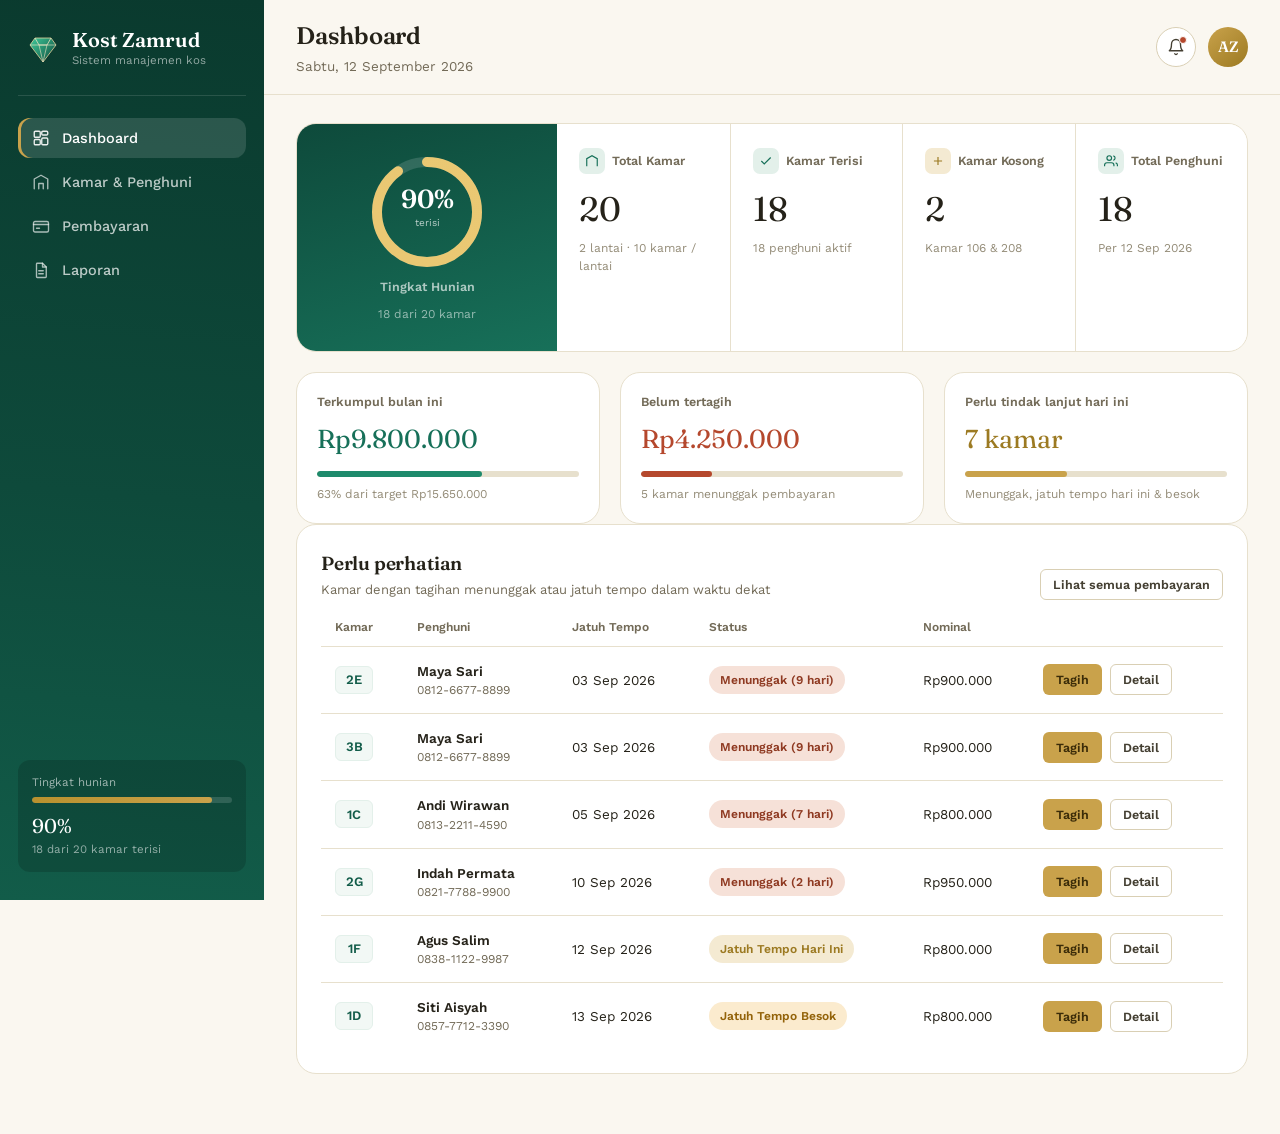
<file: Admin.html>
<!DOCTYPE html>
<html lang="id">
<head>
<meta charset="UTF-8">
<meta name="viewport" content="width=device-width, initial-scale=1.0">
<title>Kost Zamrud — Sistem Manajemen Kos</title>
<link rel="preconnect" href="https://fonts.googleapis.com">
<link rel="preconnect" href="https://fonts.gstatic.com" crossorigin>
<link href="https://fonts.googleapis.com/css2?family=Fraunces:opsz,wght@9..144,400;9..144,500;9..144,600;9..144,700&family=Work+Sans:wght@400;500;600;700&display=swap" rel="stylesheet">
<link rel="stylesheet" href="style.css">
</head>
<body>

<div class="app">

  <div class="sidebar-overlay" id="sidebarOverlay"></div>

  <aside class="sidebar" id="sidebar">
    <div class="brand">
      <svg width="34" height="34" viewBox="0 0 34 34" fill="none">
        <path d="M9 6H25L30 13L17 30L4 13L9 6Z" fill="url(#gemGrad)" stroke="#EFD9A0" stroke-width="0.75"/>
        <path d="M9 6L13 13H21L25 6" stroke="#F2E6C4" stroke-width="0.75" stroke-linejoin="round"/>
        <path d="M4 13H30" stroke="#F2E6C4" stroke-width="0.6"/>
        <path d="M13 13L17 30L21 13" stroke="#F2E6C4" stroke-width="0.6"/>
        <defs>
          <linearGradient id="gemGrad" x1="4" y1="6" x2="30" y2="30" gradientUnits="userSpaceOnUse">
            <stop stop-color="#3FCB9B"/>
            <stop offset="1" stop-color="#0E4A3B"/>
          </linearGradient>
        </defs>
      </svg>
      <div>
        <div class="brand-name">Kost Zamrud</div>
        <div class="brand-tag">Sistem manajemen kos</div>
      </div>
    </div>

    <nav class="nav">
      <button class="nav-item active" data-page="dashboard">
        <svg width="18" height="18" viewBox="0 0 24 24" fill="none" stroke="currentColor" stroke-width="1.8" stroke-linecap="round" stroke-linejoin="round"><rect x="3" y="3" width="8" height="8" rx="1.5"/><rect x="13" y="3" width="8" height="5" rx="1.5"/><rect x="13" y="12" width="8" height="9" rx="1.5"/><rect x="3" y="14" width="8" height="7" rx="1.5"/></svg>
        Dashboard
      </button>
      <button class="nav-item" data-page="kamar">
        <svg width="18" height="18" viewBox="0 0 24 24" fill="none" stroke="currentColor" stroke-width="1.8" stroke-linecap="round" stroke-linejoin="round"><path d="M3 21V8l9-5 9 5v13"/><path d="M9 21v-7h6v7"/></svg>
        Kamar &amp; Penghuni
      </button>
      <button class="nav-item" data-page="pembayaran">
        <svg width="18" height="18" viewBox="0 0 24 24" fill="none" stroke="currentColor" stroke-width="1.8" stroke-linecap="round" stroke-linejoin="round"><rect x="2" y="6" width="20" height="14" rx="2"/><path d="M2 10H22"/><path d="M6 15H10"/></svg>
        Pembayaran
      </button>
      <button class="nav-item" data-page="laporan">
        <svg width="18" height="18" viewBox="0 0 24 24" fill="none" stroke="currentColor" stroke-width="1.8" stroke-linecap="round" stroke-linejoin="round"><path d="M7 3h7l5 5v13a1 1 0 01-1 1H7a1 1 0 01-1-1V4a1 1 0 011-1z"/><path d="M14 3v5h5"/><path d="M9 13h6M9 17h6"/></svg>
        Laporan
      </button>
    </nav>

    <div class="sidebar-foot">
      <div class="occ-label">Tingkat hunian</div>
      <div class="occ-bar"><div class="occ-fill" style="width:90%"></div></div>
      <div class="occ-value">90%</div>
      <div class="occ-sub">18 dari 20 kamar terisi</div>
    </div>
  </aside>

  <div class="main">
    <header class="topbar">
      <div class="topbar-left">
        <button class="hamburger" id="hamburgerBtn" aria-label="Buka menu">
          <svg width="18" height="18" viewBox="0 0 24 24" fill="none" stroke="currentColor" stroke-width="2" stroke-linecap="round"><path d="M3 6h18M3 12h18M3 18h18"/></svg>
        </button>
        <div>
          <h1 class="page-title" id="pageTitle">Dashboard</h1>
          <div class="page-sub" id="pageSub">Sabtu, 12 September 2026</div>
        </div>
      </div>
      <div class="topbar-right">
        <button class="icon-btn" id="notifBtn" aria-label="Notifikasi">
          <svg width="18" height="18" viewBox="0 0 24 24" fill="none" stroke="currentColor" stroke-width="1.8" stroke-linecap="round" stroke-linejoin="round"><path d="M18 8a6 6 0 10-12 0c0 7-3 9-3 9h18s-3-2-3-9"/><path d="M13.73 21a2 2 0 01-3.46 0"/></svg>
          <span class="dot"></span>
        </button>
        <div class="notif-panel" id="notifPanel"></div>
        <div class="avatar">AZ</div>
      </div>
    </header>

    <main class="content">

      <!-- ================= DASHBOARD ================= -->
      <section class="page active" id="page-dashboard">

        <div class="hero-grid">
          <div class="hero-gauge">
            <svg width="120" height="120" viewBox="0 0 120 120">
              <circle cx="60" cy="60" r="50" fill="none" stroke="rgba(255,255,255,0.14)" stroke-width="10"/>
              <circle cx="60" cy="60" r="50" fill="none" stroke="url(#gaugeGrad)" stroke-width="10" stroke-linecap="round"
                stroke-dasharray="314.159" stroke-dashoffset="31.4" transform="rotate(-90 60 60)"/>
              <defs>
                <linearGradient id="gaugeGrad" x1="0" y1="0" x2="120" y2="120">
                  <stop stop-color="#EAC873"/>
                  <stop offset="1" stop-color="#C9A24B"/>
                </linearGradient>
              </defs>
              <text x="60" y="56" text-anchor="middle" font-family="Fraunces, serif" font-size="26" fill="#fff" font-weight="600">90%</text>
              <text x="60" y="74" text-anchor="middle" font-family="Work Sans, sans-serif" font-size="10" fill="rgba(255,255,255,0.7)">terisi</text>
            </svg>
            <div class="gauge-label">Tingkat Hunian</div>
            <div class="gauge-note">18 dari 20 kamar</div>
          </div>

          <div class="hero-stats">
            <div class="hero-stat">
              <div class="stat-label">
                <span class="stat-icon" style="background:var(--emerald-100); color:var(--emerald-700);">
                  <svg width="14" height="14" viewBox="0 0 24 24" fill="none" stroke="currentColor" stroke-width="2"><path d="M3 21V8l9-5 9 5v13"/></svg>
                </span>
                Total Kamar
              </div>
              <div class="stat-value">20</div>
              <div class="stat-note">2 lantai · 10 kamar / lantai</div>
            </div>
            <div class="hero-stat">
              <div class="stat-label">
                <span class="stat-icon" style="background:var(--emerald-100); color:var(--emerald-700);">
                  <svg width="14" height="14" viewBox="0 0 24 24" fill="none" stroke="currentColor" stroke-width="2"><path d="M20 6L9 17l-5-5"/></svg>
                </span>
                Kamar Terisi
              </div>
              <div class="stat-value">18</div>
              <div class="stat-note">18 penghuni aktif</div>
            </div>
            <div class="hero-stat">
              <div class="stat-label">
                <span class="stat-icon" style="background:var(--gold-100); color:var(--gold-700);">
                  <svg width="14" height="14" viewBox="0 0 24 24" fill="none" stroke="currentColor" stroke-width="2"><path d="M12 5v14M5 12h14"/></svg>
                </span>
                Kamar Kosong
              </div>
              <div class="stat-value">2</div>
              <div class="stat-note">Kamar 106 &amp; 208</div>
            </div>
            <div class="hero-stat">
              <div class="stat-label">
                <span class="stat-icon" style="background:var(--emerald-100); color:var(--emerald-700);">
                  <svg width="14" height="14" viewBox="0 0 24 24" fill="none" stroke="currentColor" stroke-width="2"><path d="M17 21v-2a4 4 0 00-4-4H5a4 4 0 00-4 4v2"/><circle cx="9" cy="7" r="4"/><path d="M23 21v-2a4 4 0 00-3-3.87"/><path d="M16 3.13a4 4 0 010 7.75"/></svg>
                </span>
                Total Penghuni
              </div>
              <div class="stat-value">18</div>
              <div class="stat-note">Per 12 Sep 2026</div>
            </div>
          </div>
        </div>

        <div class="money-row">
          <div class="money-card">
            <div class="m-label">Terkumpul bulan ini</div>
            <div class="m-value" style="color:var(--emerald-700);">Rp9.800.000</div>
            <div class="money-bar"><div class="money-bar-fill" style="width:63%; background:var(--emerald-600);"></div></div>
            <div class="m-note">63% dari target Rp15.650.000</div>
          </div>
          <div class="money-card">
            <div class="m-label">Belum tertagih</div>
            <div class="m-value" style="color:var(--clay-600);">Rp4.250.000</div>
            <div class="money-bar"><div class="money-bar-fill" style="width:27%; background:var(--clay-600);"></div></div>
            <div class="m-note">5 kamar menunggak pembayaran</div>
          </div>
          <div class="money-card">
            <div class="m-label">Perlu tindak lanjut hari ini</div>
            <div class="m-value" style="color:var(--gold-700);">7 kamar</div>
            <div class="money-bar"><div class="money-bar-fill" style="width:39%; background:var(--gold-500);"></div></div>
            <div class="m-note">Menunggak, jatuh tempo hari ini &amp; besok</div>
          </div>
        </div>

        <div class="panel">
          <div class="panel-head">
            <div>
              <h2>Perlu perhatian</h2>
              <div class="sub">Kamar dengan tagihan menunggak atau jatuh tempo dalam waktu dekat</div>
            </div>
            <button class="btn btn-ghost btn-sm" data-goto="pembayaran">Lihat semua pembayaran</button>
          </div>
          <div class="table-scroll">
            <table>
              <thead>
                <tr><th>Kamar</th><th>Penghuni</th><th>Jatuh Tempo</th><th>Status</th><th>Nominal</th><th></th></tr>
              </thead>
              <tbody id="attentionTableBody"></tbody>
            </table>
          </div>
        </div>

      </section>

      <!-- ================= KAMAR & PENGHUNI ================= -->
      <section class="page" id="page-kamar">

        <div class="panel">
          <div class="panel-head">
            <div>
              <h2>Peta kamar</h2>
              <div class="sub">Tinjauan cepat kamar terisi dan kosong per lantai</div>
            </div>
            <button class="btn btn-primary btn-sm" id="btnTambahPenghuni">
              <svg width="14" height="14" viewBox="0 0 24 24" fill="none" stroke="currentColor" stroke-width="2.2" stroke-linecap="round"><path d="M12 5v14M5 12h14"/></svg>
              Tambah Penghuni
            </button>
          </div>
          <div id="floorContainer"></div>
        </div>

        <div class="panel">
          <div class="panel-head">
            <div>
              <h2>Data penghuni</h2>
              <div class="sub">Daftar lengkap seluruh kamar dan penghuni</div>
            </div>
            <div class="toolbar">
              <div class="search-box">
                <svg width="15" height="15" viewBox="0 0 24 24" fill="none" stroke="currentColor" stroke-width="2"><circle cx="11" cy="11" r="7"/><path d="M21 21l-4.3-4.3"/></svg>
                <input class="field" id="kamarSearch" placeholder="Cari nama atau nomor kamar">
              </div>
            </div>
          </div>
          <div class="table-scroll">
            <table>
              <thead>
                <tr><th>Kamar</th><th>Penghuni</th><th>No. HP</th><th>Tanggal Masuk</th><th>Tarif / bulan</th><th>Status</th><th></th></tr>
              </thead>
              <tbody id="kamarTableBody"></tbody>
            </table>
          </div>
        </div>

      </section>

      <!-- ================= PEMBAYARAN ================= -->
      <section class="page" id="page-pembayaran">

        <div class="panel">
          <div class="panel-head">
            <div>
              <h2>Riwayat &amp; status pembayaran</h2>
              <div class="sub">Periode berjalan — September 2026</div>
            </div>
            <div class="toolbar">
              <div class="search-box">
                <svg width="15" height="15" viewBox="0 0 24 24" fill="none" stroke="currentColor" stroke-width="2"><circle cx="11" cy="11" r="7"/><path d="M21 21l-4.3-4.3"/></svg>
                <input class="field" id="pembayaranSearch" placeholder="Cari nama atau nomor kamar">
              </div>
              <select class="field" id="pembayaranFilter" style="width:180px;">
                <option value="semua">Semua status</option>
                <option value="lunas">Lunas</option>
                <option value="menunggak">Menunggak</option>
                <option value="today">Jatuh tempo hari ini</option>
                <option value="besok">Jatuh tempo besok</option>
              </select>
            </div>
          </div>
          <div class="table-scroll">
            <table>
              <thead>
                <tr><th>Kamar</th><th>Penghuni</th><th>Tarif</th><th>Jatuh Tempo</th><th>Status</th><th>Tgl. Bayar</th><th>Metode</th><th></th></tr>
              </thead>
              <tbody id="pembayaranTableBody"></tbody>
            </table>
          </div>
        </div>

      </section>

      <!-- ================= LAPORAN ================= -->
      <section class="page" id="page-laporan">

        <div class="panel">
          <div class="panel-head">
            <div>
              <h2>Ringkasan periode</h2>
              <div class="sub">September 2026</div>
            </div>
            <div class="toolbar">
              <select class="field" id="laporanPeriode" style="width:190px;">
                <option>September 2026</option>
                <option>3 bulan terakhir</option>
                <option>6 bulan terakhir</option>
              </select>
              <button class="btn btn-ghost btn-sm" id="btnCetak">
                <svg width="14" height="14" viewBox="0 0 24 24" fill="none" stroke="currentColor" stroke-width="2"><path d="M6 9V2h12v7"/><path d="M6 18H4a2 2 0 01-2-2v-5a2 2 0 012-2h16a2 2 0 012 2v5a2 2 0 01-2 2h-2"/><path d="M6 14h12v8H6z"/></svg>
                Cetak
              </button>
              <button class="btn btn-gold btn-sm" id="btnUnduh">
                <svg width="14" height="14" viewBox="0 0 24 24" fill="none" stroke="currentColor" stroke-width="2"><path d="M12 3v12"/><path d="M7 10l5 5 5-5"/><path d="M4 21h16"/></svg>
                Unduh CSV
              </button>
            </div>
          </div>

          <div class="kpi-row">
            <div class="kpi-card">
              <div class="k-label">Pemasukan bulan ini</div>
              <div class="k-value" style="color:var(--emerald-700);">Rp9.800.000</div>
              <div class="k-note">dari potensi Rp15.650.000</div>
            </div>
            <div class="kpi-card">
              <div class="k-label">Total tertunggak</div>
              <div class="k-value" style="color:var(--clay-600);">Rp4.250.000</div>
              <div class="k-note">5 kamar belum membayar</div>
            </div>
            <div class="kpi-card">
              <div class="k-label">Rata-rata hunian 6 bulan</div>
              <div class="k-value" style="color:var(--gold-700);">85%</div>
              <div class="k-note">Naik dari 80% di bulan April</div>
            </div>
          </div>

          <h2 style="font-size:16px; margin-bottom:4px;">Tren pemasukan 6 bulan terakhir</h2>
          <div class="sub" style="margin-bottom:6px;">Dalam Rupiah</div>
          <div class="chart-wrap" id="chartWrap"></div>
          <div class="legend">
            <div class="legend-item"><span class="legend-swatch" style="background:var(--emerald-600);"></span> Bulan selesai</div>
            <div class="legend-item"><span class="legend-swatch" style="background:var(--gold-500);"></span> Bulan berjalan</div>
          </div>
        </div>

        <div class="panel">
          <div class="panel-head">
            <div>
              <h2>Rekap pembayaran — September 2026</h2>
              <div class="sub">Data ini yang akan diekspor saat menekan "Unduh CSV"</div>
            </div>
          </div>
          <div class="table-scroll">
            <table>
              <thead>
                <tr><th>Kamar</th><th>Penghuni</th><th>Tarif</th><th>Status</th><th>Tgl. Bayar</th></tr>
              </thead>
              <tbody id="laporanTableBody"></tbody>
            </table>
          </div>
        </div>

      </section>

    </main>
  </div>
</div>

<!-- Modal: tambah / edit penghuni -->
<div class="modal-backdrop" id="penghuniModalBackdrop">
  <div class="modal">
    <div class="modal-head">
      <div>
        <h3 id="penghuniModalTitle">Tambah Penghuni</h3>
        <div class="sub" id="penghuniModalSub">Isi data penghuni baru untuk kamar yang kosong</div>
      </div>
      <button class="modal-close" id="penghuniModalClose">
        <svg width="20" height="20" viewBox="0 0 24 24" fill="none" stroke="currentColor" stroke-width="2" stroke-linecap="round"><path d="M18 6L6 18M6 6l12 12"/></svg>
      </button>
    </div>
    <form id="penghuniForm">
      <div class="form-grid">
        <div class="full">
          <label class="field-label">Nama lengkap</label>
          <input class="field" id="fNama" required placeholder="cth. Ahmad Fauzan">
        </div>
        <div>
          <label class="field-label">Nomor kamar</label>
          <select class="field" id="fKamar" required></select>
        </div>
        <div>
          <label class="field-label">No. HP / WhatsApp</label>
          <input class="field" id="fHp" required placeholder="08xx-xxxx-xxxx">
        </div>
        <div>
          <label class="field-label">Tanggal masuk</label>
          <input class="field" id="fMasuk" type="date" required>
        </div>
        <div>
          <label class="field-label">Tarif per bulan (Rp)</label>
          <input class="field" id="fTarif" type="number" required placeholder="800000">
        </div>
      </div>
      <div class="modal-foot">
        <button type="button" class="btn btn-ghost" id="penghuniCancel">Batal</button>
        <button type="submit" class="btn btn-primary" id="penghuniSubmit">Simpan Penghuni</button>
      </div>
    </form>
  </div>
</div>

<!-- Modal: detail -->
<div class="modal-backdrop" id="detailModalBackdrop">
  <div class="modal">
    <div class="modal-head">
      <div>
        <h3>Detail Kamar</h3>
        <div class="sub" id="detailSub"></div>
      </div>
      <button class="modal-close" id="detailModalClose">
        <svg width="20" height="20" viewBox="0 0 24 24" fill="none" stroke="currentColor" stroke-width="2" stroke-linecap="round"><path d="M18 6L6 18M6 6l12 12"/></svg>
      </button>
    </div>
    <div class="detail-list" id="detailBody"></div>
    <div class="modal-foot">
      <button type="button" class="btn btn-ghost" id="detailCloseBtn">Tutup</button>
    </div>
  </div>
</div>

<div class="toast-wrap" id="toastWrap"></div>

<script src="app.js"></script>
</body>
</html>
</file>
<file: style.css>
:root{
    --emerald-950:#0A3A2E;
    --emerald-900:#0E4A3B;
    --emerald-800:#125C49;
    --emerald-700:#177059;
    --emerald-600:#1E8A6C;
    --emerald-500:#26A47F;
    --emerald-100:#E3F0EA;
    --emerald-050:#F2F8F5;
    --gold-700:#9C7A22;
    --gold-600:#B8912E;
    --gold-500:#C9A24B;
    --gold-100:#F4EAD2;
    --clay-700:#8F3A22;
    --clay-600:#B5482D;
    --clay-100:#F6E1D8;
    --amber-700:#93630A;
    --amber-600:#C1810F;
    --amber-100:#FBEBCE;
    --ivory:#FAF7F0;
    --surface:#FFFFFF;
    --ink-900:#252219;
    --ink-700:#443F32;
    --ink-500:#736B58;
    --ink-400:#948C78;
    --line:#E7E0CD;
    --line-strong:#D9CFB4;
    --radius-sm:6px;
    --radius-md:12px;
    --radius-lg:20px;
    --shadow-pop: 0 12px 32px -8px rgba(20,40,32,0.28);
  }
  *{box-sizing:border-box;}
  html,body{margin:0;padding:0;}
  body{
    font-family:'Work Sans', sans-serif;
    background:var(--ivory);
    color:var(--ink-900);
    -webkit-font-smoothing:antialiased;
    font-size:15px;
    line-height:1.5;
  }
  h1,h2,h3,.display{
    font-family:'Fraunces', serif;
    font-weight:600;
    letter-spacing:-0.01em;
    color:var(--ink-900);
    margin:0;
  }
  a{color:inherit;}
  button{font-family:inherit;cursor:pointer;}
  input,select{font-family:inherit;}
  ::selection{background:var(--emerald-100);}
  :focus-visible{outline:2px solid var(--emerald-600); outline-offset:2px;}

  /* ---------- layout shell ---------- */
  .app{display:flex; min-height:100vh;}

  .sidebar{
    width:264px;
    flex-shrink:0;
    background:linear-gradient(185deg, var(--emerald-950) 0%, var(--emerald-900) 55%, var(--emerald-800) 100%);
    color:#EFF6F1;
    position:fixed;
    top:0; left:0; bottom:0;
    padding:28px 18px;
    display:flex;
    flex-direction:column;
    z-index:40;
    transition:transform .28s ease;
  }
  .brand{
    display:flex;
    align-items:center;
    gap:12px;
    padding:0 8px 26px 8px;
    margin-bottom:22px;
    border-bottom:1px solid rgba(255,255,255,0.12);
  }
  .brand svg{flex-shrink:0;}
  .brand-name{font-family:'Fraunces', serif; font-size:20px; font-weight:600; color:#fff; line-height:1.15;}
  .brand-tag{font-size:11.5px; color:rgba(255,255,255,0.55); margin-top:1px;}

  .nav{display:flex; flex-direction:column; gap:4px;}
  .nav-item{
    display:flex; align-items:center; gap:12px;
    padding:11px 14px;
    border-radius:var(--radius-md);
    color:rgba(255,255,255,0.72);
    background:transparent;
    border:none;
    text-align:left;
    font-size:14.5px;
    font-weight:500;
    width:100%;
    transition:background .15s ease, color .15s ease;
  }
  .nav-item svg{flex-shrink:0; opacity:0.9;}
  .nav-item:hover{background:rgba(255,255,255,0.07); color:#fff;}
  .nav-item.active{
    background:rgba(255,255,255,0.13);
    color:#fff;
    box-shadow:inset 3px 0 0 var(--gold-500);
  }

  .sidebar-foot{
    margin-top:auto;
    padding:14px;
    border-radius:var(--radius-md);
    background:rgba(0,0,0,0.16);
  }
  .sidebar-foot .occ-label{font-size:11.5px; color:rgba(255,255,255,0.6); margin-bottom:6px;}
  .sidebar-foot .occ-bar{height:6px; border-radius:4px; background:rgba(255,255,255,0.14); overflow:hidden;}
  .sidebar-foot .occ-fill{height:100%; background:linear-gradient(90deg, var(--gold-600), var(--gold-500)); border-radius:4px;}
  .sidebar-foot .occ-value{font-family:'Fraunces',serif; font-size:20px; color:#fff; margin-top:8px;}
  .sidebar-foot .occ-sub{font-size:11.5px; color:rgba(255,255,255,0.55);}

  .sidebar-overlay{
    display:none;
    position:fixed; inset:0; background:rgba(20,30,25,0.45);
    z-index:35;
  }

  .main{
    margin-left:264px;
    flex:1;
    min-width:0;
    display:flex;
    flex-direction:column;
  }

  .topbar{
    position:sticky; top:0; z-index:20;
    display:flex; align-items:center; justify-content:space-between;
    gap:16px;
    padding:18px 32px;
    background:rgba(250,247,240,0.92);
    backdrop-filter:blur(6px);
    border-bottom:1px solid var(--line);
  }
  .topbar-left{display:flex; align-items:center; gap:14px; min-width:0;}
  .hamburger{
    display:none;
    border:1px solid var(--line-strong); background:var(--surface);
    width:38px; height:38px; border-radius:var(--radius-sm);
    align-items:center; justify-content:center;
  }
  .page-title{font-size:24px;}
  .page-sub{color:var(--ink-500); font-size:13.5px; margin-top:2px;}

  .topbar-right{display:flex; align-items:center; gap:12px; position:relative;}
  .icon-btn{
    position:relative;
    display:flex; align-items:center; justify-content:center;
    width:40px; height:40px;
    border-radius:50%;
    border:1px solid var(--line-strong);
    background:var(--surface);
    color:var(--ink-700);
  }
  .icon-btn:hover{border-color:var(--emerald-500); color:var(--emerald-700);}
  .icon-btn .dot{
    position:absolute; top:8px; right:8px;
    width:8px; height:8px; border-radius:50%;
    background:var(--clay-600); border:1.5px solid var(--surface);
  }
  .avatar{
    width:40px; height:40px; border-radius:50%;
    background:linear-gradient(140deg, var(--gold-500), var(--gold-700));
    color:#fff; display:flex; align-items:center; justify-content:center;
    font-family:'Fraunces',serif; font-weight:600; font-size:15px;
    flex-shrink:0;
  }

  .notif-panel{
    position:absolute; top:52px; right:52px;
    width:320px;
    background:var(--surface);
    border:1px solid var(--line);
    border-radius:var(--radius-lg);
    box-shadow:var(--shadow-pop);
    padding:6px;
    display:none;
    z-index:30;
  }
  .notif-panel.open{display:block;}
  .notif-panel h4{font-family:'Work Sans',sans-serif; font-size:13px; font-weight:600; padding:10px 12px 6px; color:var(--ink-500); text-transform:none;}
  .notif-item{display:flex; gap:10px; padding:10px 12px; border-radius:var(--radius-md);}
  .notif-item:hover{background:var(--emerald-050);}
  .notif-dot{width:8px; height:8px; border-radius:50%; margin-top:6px; flex-shrink:0;}
  .notif-text b{display:block; font-size:13.5px; font-weight:600; margin-bottom:1px;}
  .notif-text span{font-size:12.5px; color:var(--ink-500);}

  .content{padding:28px 32px 60px; flex:1;}
  .page{display:none;}
  .page.active{display:block;}

  /* ---------- reusable bits ---------- */
  .panel{
    background:var(--surface);
    border:1px solid var(--line);
    border-radius:var(--radius-lg);
    padding:24px;
  }
  .panel + .panel{margin-top:20px;}
  .panel-head{display:flex; align-items:flex-end; justify-content:space-between; gap:16px; margin-bottom:18px; flex-wrap:wrap;}
  .panel-head h2{font-size:19px;}
  .panel-head .sub{font-size:13px; color:var(--ink-500); margin-top:3px;}

  .btn{
    display:inline-flex; align-items:center; gap:8px;
    padding:10px 16px;
    border-radius:var(--radius-md);
    font-size:13.5px; font-weight:600;
    border:1px solid transparent;
    white-space:nowrap;
  }
  .btn-primary{background:var(--emerald-700); color:#fff;}
  .btn-primary:hover{background:var(--emerald-800);}
  .btn-ghost{background:transparent; border-color:var(--line-strong); color:var(--ink-700);}
  .btn-ghost:hover{border-color:var(--emerald-600); color:var(--emerald-700);}
  .btn-gold{background:var(--gold-500); color:#3A2B08;}
  .btn-gold:hover{background:var(--gold-600);}
  .btn-sm{padding:7px 12px; font-size:12.5px; border-radius:var(--radius-sm);}
  .btn-danger-ghost{background:transparent; border-color:var(--clay-100); color:var(--clay-700);}
  .btn-danger-ghost:hover{background:var(--clay-100);}

  .badge{
    display:inline-flex; align-items:center; gap:6px;
    padding:5px 11px;
    border-radius:20px;
    font-size:12px; font-weight:600;
    white-space:nowrap;
  }
  .badge-lunas{background:var(--emerald-100); color:var(--emerald-800);}
  .badge-menunggak{background:var(--clay-100); color:var(--clay-700);}
  .badge-besok{background:var(--amber-100); color:var(--amber-700);}
  .badge-today{background:var(--gold-100); color:var(--gold-700);}
  .badge-kosong{background:var(--ink-900); color:#fff; opacity:0.55;}

  .field-label{display:block; font-size:12.5px; font-weight:600; color:var(--ink-700); margin-bottom:6px;}
  .field{
    width:100%;
    padding:10px 12px;
    border-radius:var(--radius-sm);
    border:1px solid var(--line-strong);
    background:var(--ivory);
    font-size:13.5px;
    color:var(--ink-900);
  }
  .field:focus{border-color:var(--emerald-600); background:#fff;}

  .table-scroll{overflow-x:auto; border-radius:var(--radius-md);}
  table{width:100%; border-collapse:collapse; min-width:720px;}
  thead th{
    text-align:left;
    font-size:12px; font-weight:600; color:var(--ink-500);
    padding:0 14px 10px;
    border-bottom:1px solid var(--line);
    white-space:nowrap;
  }
  tbody td{
    padding:14px 14px;
    border-bottom:1px solid var(--line);
    font-size:13.5px;
    vertical-align:middle;
  }
  tbody tr:last-child td{border-bottom:none;}
  tbody tr:hover{background:var(--emerald-050);}
  .cell-name{font-weight:600; color:var(--ink-900);}
  .cell-sub{font-size:12px; color:var(--ink-500);}
  .cell-room{
    display:inline-flex; align-items:center; justify-content:center;
    min-width:38px; height:28px; padding:0 8px;
    background:var(--emerald-050); border:1px solid var(--emerald-100);
    border-radius:var(--radius-sm);
    font-weight:600; font-size:13px; color:var(--emerald-800);
  }
  .row-actions{display:flex; gap:8px;}
  .icon-only{
    display:flex; align-items:center; justify-content:center;
    width:32px; height:32px; border-radius:var(--radius-sm);
    border:1px solid var(--line-strong); background:var(--surface); color:var(--ink-600);
  }
  .icon-only:hover{border-color:var(--emerald-600); color:var(--emerald-700);}

  .toolbar{display:flex; gap:10px; flex-wrap:wrap; align-items:center;}
  .search-box{position:relative; width:240px; max-width:100%;}
  .search-box svg{position:absolute; left:11px; top:50%; transform:translateY(-50%); color:var(--ink-400);}
  .search-box input{padding-left:34px;}

  /* ---------- dashboard hero ---------- */
  .hero-grid{display:grid; grid-template-columns:260px 1fr; gap:0; border:1px solid var(--line); border-radius:var(--radius-lg); overflow:hidden;}
  .hero-gauge{
    background:linear-gradient(165deg, var(--emerald-900), var(--emerald-700));
    padding:28px 24px;
    display:flex; flex-direction:column; align-items:center; justify-content:center;
    text-align:center;
    gap:6px;
  }
  .hero-gauge .gauge-label{font-size:12.5px; color:rgba(255,255,255,0.65); font-weight:600;}
  .hero-gauge .gauge-value{font-family:'Fraunces',serif; font-size:15px; color:#fff; margin-top:6px;}
  .hero-gauge .gauge-note{font-size:12px; color:rgba(255,255,255,0.55); margin-top:2px;}

  .hero-stats{display:grid; grid-template-columns:repeat(4,1fr); background:var(--surface);}
  .hero-stat{padding:24px 22px; border-left:1px solid var(--line);}
  .hero-stat:first-child{border-left:none;}
  .hero-stat .stat-label{font-size:12.5px; font-weight:600; color:var(--ink-500); display:flex; align-items:center; gap:7px;}
  .hero-stat .stat-value{font-family:'Fraunces',serif; font-size:34px; margin-top:10px; color:var(--ink-900);}
  .hero-stat .stat-note{font-size:12px; color:var(--ink-400); margin-top:4px;}
  .stat-icon{width:26px; height:26px; border-radius:7px; display:flex; align-items:center; justify-content:center; flex-shrink:0;}

  .money-row{display:flex; gap:20px; margin-top:20px; flex-wrap:wrap;}
  .money-card{flex:1; min-width:220px; padding:20px; border:1px solid var(--line); border-radius:var(--radius-lg); background:var(--surface);}
  .money-card .m-label{font-size:12.5px; font-weight:600; color:var(--ink-500);}
  .money-card .m-value{font-family:'Fraunces',serif; font-size:26px; margin-top:8px;}
  .money-bar{height:6px; border-radius:4px; background:var(--line); overflow:hidden; margin-top:12px;}
  .money-bar-fill{height:100%; border-radius:4px;}
  .money-card .m-note{font-size:12px; color:var(--ink-400); margin-top:8px;}

  /* ---------- room grid (kamar & penghuni) ---------- */
  .floor-block + .floor-block{margin-top:22px;}
  .floor-title{font-size:13px; font-weight:600; color:var(--ink-500); margin-bottom:12px; display:flex; align-items:center; gap:8px;}
  .floor-title::after{content:""; flex:1; height:1px; background:var(--line);}
  .room-grid{display:grid; grid-template-columns:repeat(auto-fill, minmax(128px,1fr)); gap:12px;}
  .room-tile{
    border-radius:var(--radius-md);
    padding:14px;
    min-height:104px;
    display:flex; flex-direction:column; justify-content:space-between;
    border:1px solid var(--line);
    background:var(--surface);
    transition:transform .12s ease, box-shadow .12s ease;
  }
  .room-tile.terisi{background:var(--emerald-050); border-color:var(--emerald-100);}
  .room-tile.kosong{
    background:transparent;
    border:1.5px dashed var(--gold-500);
  }
  .room-tile:hover{transform:translateY(-2px); box-shadow:0 8px 18px -6px rgba(20,40,32,0.18);}
  .room-tile .room-no{font-family:'Fraunces',serif; font-size:19px; color:var(--ink-900);}
  .room-tile .room-name{font-size:12.5px; font-weight:600; color:var(--emerald-800); margin-top:4px; white-space:nowrap; overflow:hidden; text-overflow:ellipsis;}
  .room-tile .room-empty-label{font-size:12px; color:var(--gold-700); font-weight:600;}
  .room-tile .room-add{font-size:12px; color:var(--gold-700); font-weight:600; display:flex; align-items:center; gap:4px;}
  .room-tile .room-status-dot{width:7px; height:7px; border-radius:50%;}

  /* ---------- modal ---------- */
  .modal-backdrop{
    display:none; position:fixed; inset:0; background:rgba(20,30,25,0.5);
    align-items:center; justify-content:center; z-index:50; padding:20px;
  }
  .modal-backdrop.open{display:flex;}
  .modal{
    background:var(--surface); border-radius:var(--radius-lg);
    width:100%; max-width:480px; max-height:90vh; overflow-y:auto;
    box-shadow:var(--shadow-pop);
    padding:26px;
  }
  .modal-head{display:flex; align-items:flex-start; justify-content:space-between; margin-bottom:18px;}
  .modal-head h3{font-size:19px;}
  .modal-head .sub{font-size:12.5px; color:var(--ink-500); margin-top:3px;}
  .modal-close{border:none; background:transparent; color:var(--ink-400); padding:4px;}
  .form-grid{display:grid; grid-template-columns:1fr 1fr; gap:14px;}
  .form-grid .full{grid-column:1/-1;}
  .modal-foot{display:flex; justify-content:flex-end; gap:10px; margin-top:22px;}
  .detail-list{display:flex; flex-direction:column; gap:12px;}
  .detail-row{display:flex; justify-content:space-between; padding-bottom:12px; border-bottom:1px solid var(--line); font-size:13.5px;}
  .detail-row:last-child{border-bottom:none; padding-bottom:0;}
  .detail-row span:first-child{color:var(--ink-500);}
  .detail-row span:last-child{font-weight:600; text-align:right;}

  /* ---------- toast ---------- */
  .toast-wrap{position:fixed; bottom:24px; left:50%; transform:translateX(-50%); z-index:60; display:flex; flex-direction:column; gap:8px; align-items:center;}
  .toast{
    background:var(--emerald-900); color:#fff; padding:12px 18px; border-radius:var(--radius-md);
    font-size:13.5px; font-weight:500; box-shadow:var(--shadow-pop);
    display:flex; align-items:center; gap:10px;
    opacity:0; transform:translateY(8px); transition:opacity .2s ease, transform .2s ease;
  }
  .toast.show{opacity:1; transform:translateY(0);}

  /* ---------- laporan chart ---------- */
  .chart-wrap{display:flex; align-items:flex-end; gap:18px; height:200px; padding:10px 6px 0;}
  .chart-col{flex:1; display:flex; flex-direction:column; align-items:center; gap:10px; height:100%; justify-content:flex-end;}
  .chart-bar{width:100%; max-width:46px; border-radius:6px 6px 3px 3px; background:linear-gradient(180deg, var(--emerald-500), var(--emerald-700));}
  .chart-bar.current{background:repeating-linear-gradient(135deg, var(--gold-500), var(--gold-500) 6px, var(--gold-600) 6px, var(--gold-600) 12px);}
  .chart-label{font-size:12px; color:var(--ink-500); font-weight:600;}
  .chart-value{font-size:11.5px; color:var(--ink-400);}
  .legend{display:flex; gap:18px; margin-top:16px;}
  .legend-item{display:flex; align-items:center; gap:7px; font-size:12.5px; color:var(--ink-500);}
  .legend-swatch{width:11px; height:11px; border-radius:3px;}

  .kpi-row{display:grid; grid-template-columns:repeat(3,1fr); gap:18px; margin-bottom:20px;}
  .kpi-card{border:1px solid var(--line); border-radius:var(--radius-lg); padding:20px; background:var(--surface);}
  .kpi-card .k-label{font-size:12.5px; font-weight:600; color:var(--ink-500);}
  .kpi-card .k-value{font-family:'Fraunces',serif; font-size:28px; margin-top:8px;}
  .kpi-card .k-note{font-size:12px; margin-top:6px; color:var(--ink-400);}

  .empty-state{padding:40px 20px; text-align:center; color:var(--ink-500);}
  .empty-state svg{margin-bottom:12px; color:var(--ink-400);}

  /* ---------- responsive ---------- */
  @media (max-width: 980px){
    .sidebar{transform:translateX(-100%);}
    .sidebar.open{transform:translateX(0);}
    .sidebar-overlay.open{display:block;}
    .main{margin-left:0;}
    .hamburger{display:flex;}
    .hero-grid{grid-template-columns:1fr;}
    .hero-stats{grid-template-columns:repeat(2,1fr);}
    .hero-stat:nth-child(3){border-left:none;}
    .form-grid{grid-template-columns:1fr;}
    .kpi-row{grid-template-columns:1fr;}
  }
  @media (max-width: 620px){
    .content{padding:20px 16px 50px;}
    .topbar{padding:14px 16px;}
    .hero-stats{grid-template-columns:1fr 1fr;}
    .notif-panel{right:16px; width:calc(100vw - 32px);}
  }

  @media print{
    .sidebar, .topbar, .btn, .row-actions, .toolbar, .icon-btn, .hamburger{display:none !important;}
    .main{margin-left:0;}
    .content{padding:0;}
    body{background:#fff;}
    .panel{border:none; padding:0;}
  }
</file>
